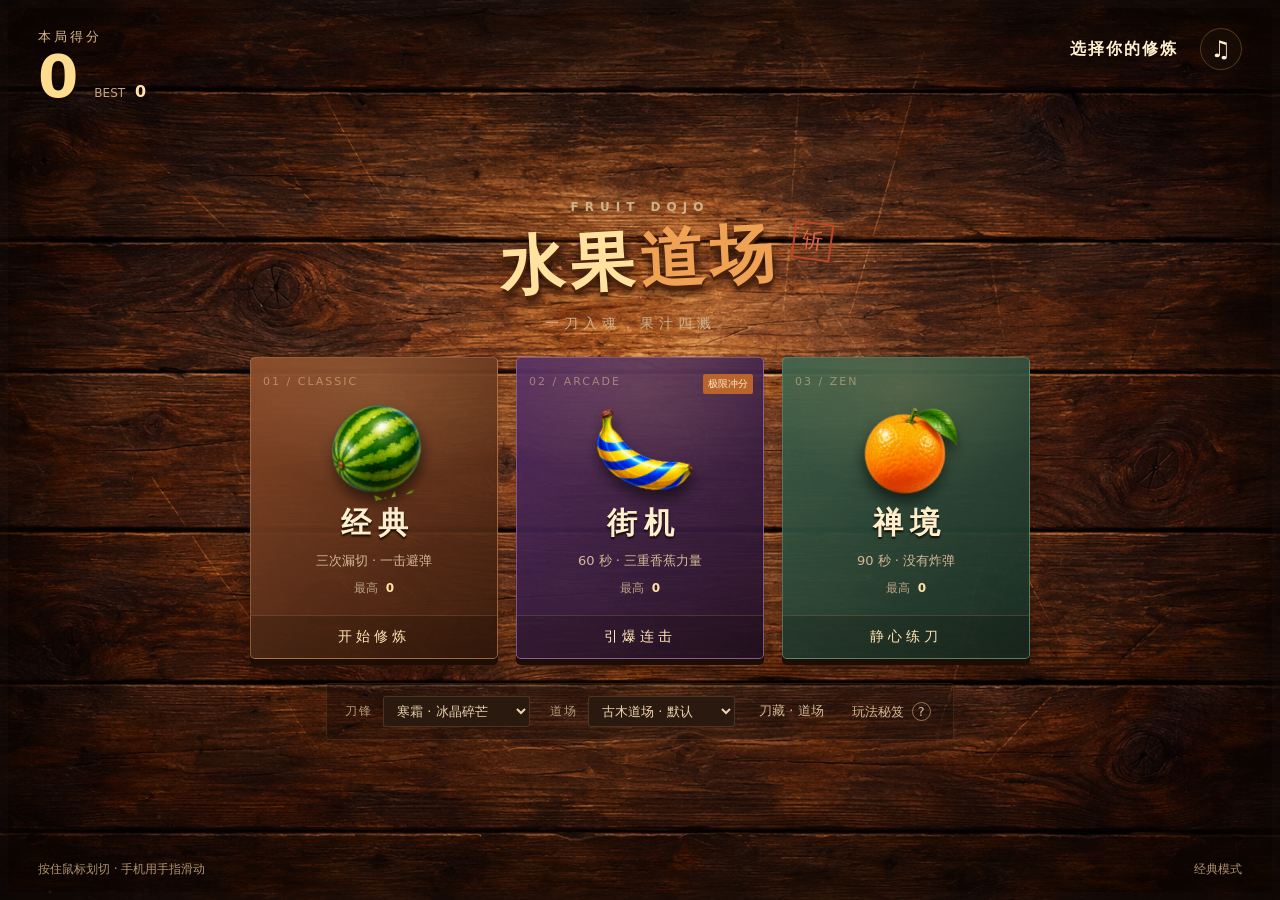
<file: index.html>
<!doctype html>
<html lang="zh-CN">
<head>
  <meta charset="UTF-8">
  <meta name="viewport" content="width=device-width, initial-scale=1, viewport-fit=cover">
  <meta name="theme-color" content="#28150e">
  <title>水果道场 · Classic / Arcade / Zen</title>
  <meta name="description" content="经典、街机、禅境三种划切玩法。叠加冰冻、双倍和狂热香蕉，触发 Blitz，在石榴连斩中挑战最高分。">
  <link rel="icon" type="image/svg+xml" href="data:image/svg+xml,%3Csvg xmlns='http://www.w3.org/2000/svg' viewBox='0 0 64 64'%3E%3Ccircle cx='32' cy='32' r='28' fill='%233d8236'/%3E%3Cpath d='M8 34h48a24 24 0 0 1-48 0' fill='%23ef4b45' stroke='%23c8ed9b' stroke-width='4'/%3E%3Cpath d='m23 42 2 4m11-4 2 4' stroke='%2325140d' stroke-width='3'/%3E%3C/svg%3E">
  <link rel="stylesheet" href="style.css?v=2">
  <script defer src="engine.js?v=2"></script>
  <script defer src="legendary.js?v=1"></script>
  <script defer src="game.js?v=2"></script>
</head>
<body>
<main id="dojo" data-background="wood">
  <canvas id="game" aria-label="水果划切游戏区域"></canvas>
  <div class="effect-wash" aria-hidden="true"></div>
  <header class="hud">
    <div class="scorebox"><span class="eyebrow">本局得分</span><strong id="score">0</strong><span class="best">BEST <b id="best">0</b></span></div>
    <div class="hud-right"><div id="status" class="status">选择你的修炼</div><button id="sound" class="icon-button" aria-label="关闭声音">♫</button><button id="pause" class="icon-button" aria-label="暂停游戏" hidden>Ⅱ</button></div>
  </header>
  <div id="effects" class="effects" hidden>
    <div id="effect-double" class="effect double" hidden><span>×2 双倍</span><b>8s</b></div>
    <div id="effect-freeze" class="effect freeze" hidden><span>❄ 冰冻</span><b>8s</b></div>
    <div id="effect-frenzy" class="effect frenzy" hidden><span>♨ 狂热</span><b>8s</b></div>
  </div>
  <div id="blitz" class="blitz" hidden><b>BLITZ</b><span>持续连击，保持火力</span></div>
  <div id="bossHint" class="boss-hint" hidden></div>
  <div id="centerMessage" aria-live="polite"></div>

  <section id="menu" class="menu" aria-label="选择游戏模式">
    <div class="brand"><span class="seal">斩</span><p class="kicker">FRUIT DOJO</p><h1>水果<span>道场</span></h1><p class="intro">一刀入魂，果汁四溅。</p></div>
    <div class="modes">
      <button id="classic" class="mode classic"><span class="mode-number">01 / CLASSIC</span><i class="mode-fruit melon" aria-hidden="true"></i><span class="mode-title">经典</span><span class="mode-copy">三次漏切 · 一击避弹</span><span class="mode-best">最高 <b id="best-classic">0</b></span><span class="mode-tag">开始修炼</span></button>
      <button id="arcade" class="mode arcade"><span class="mode-number">02 / ARCADE</span><span class="hot-tag">极限冲分</span><i class="mode-fruit banana" aria-hidden="true"></i><span class="mode-title">街机</span><span class="mode-copy">60 秒 · 三重香蕉力量</span><span class="mode-best">最高 <b id="best-arcade">0</b></span><span class="mode-tag">引爆连击</span></button>
      <button id="zen" class="mode zen"><span class="mode-number">03 / ZEN</span><i class="mode-fruit orange" aria-hidden="true"></i><span class="mode-title">禅境</span><span class="mode-copy">90 秒 · 没有炸弹</span><span class="mode-best">最高 <b id="best-zen">0</b></span><span class="mode-tag">静心练刀</span></button>
    </div>
    <div class="loadout"><label>刀锋<select id="blade"><option value="frost">寒霜 · 冰晶碎芒</option><option value="ember">赤焰 · 烈火流星</option><option value="violet">紫电 · 闪电裂隙</option><option value="rainbow">虹光 · 七彩流刃</option></select></label><label>道场<select id="background"><option value="wood">古木道场 · 默认</option><option value="night">月下竹境</option><option value="storm">雷霆天宫</option></select></label><button id="wardrobeButton" class="help-button">刀藏 · 道场</button><button id="updateGame" class="help-button" hidden>检查更新</button><button id="help" class="help-button">玩法秘笈 <span>?</span></button></div>
    <p id="loadStatus" role="status" class="load-status">正在准备水果…</p>
  </section>

  <section id="overlay" class="overlay" hidden aria-label="游戏结算与暂停">
    <div class="result"><p id="resultLabel" class="kicker">修炼结束</p><h2 id="resultTitle">再来一刀</h2><div id="resultScore" class="result-score">0</div><p id="resultDetail">个人最佳 0</p>
      <div id="resultStats" class="result-stats"><div><b id="cutStat">0</b><span>切中水果</span></div><div><b id="comboStat">0</b><span>最高连击</span></div><div><b id="criticalStat">0</b><span>暴击次数</span></div><div><b id="bossStat">0</b><span>石榴连斩</span></div></div>
      <div id="awards" class="awards"></div><div class="result-actions"><button id="again" class="primary">再来一局</button><button id="home" class="secondary">回到道场</button></div>
    </div>
  </section>
  <footer><span id="footerTip">按住鼠标划切 · 手机用手指滑动</span><span id="footerMode">经典模式</span></footer>
</main>

<dialog id="guide" class="guide">
  <div class="guide-head"><div><p class="kicker">THE ART OF SLICING</p><h2>玩法秘笈</h2></div><button id="closeGuide" class="icon-button" aria-label="关闭玩法秘笈">×</button></div>
  <p class="guide-intro">按住鼠标或用手指滑动，一次划切至少 3 个水果即可获得连击奖励。空格 / Esc 暂停。</p>
  <div class="guide-modes"><p><b>经典</b> 无时间限制。三次漏切或切中炸弹后结束。</p><p><b>街机</b> 60 秒冲分，炸弹扣 10 分并清除所有增益。最后出现石榴，快速往返划切！</p><p><b>禅境</b> 90 秒自由练刀，没有炸弹和随机暴击，专心练习连击。</p></div>
  <div class="power-guide"><div><i class="special-icon double" aria-hidden="true"></i><b>双倍得分</b><span>水果、暴击和连击奖励翻倍</span></div><div><i class="special-icon freeze" aria-hidden="true"></i><b>冰冻时间</b><span>水果和倒计时一起慢下来</span></div><div><i class="special-icon frenzy" aria-hidden="true"></i><b>水果狂热</b><span>密集水果雨，暂时没有炸弹</span></div></div>
  <div class="fruit-guide"><b>果实赏金 · 11 种水果</b><p>苹果 / 橙子 / 柠檬 2 分 · 西瓜 / 草莓 / 梨 3 分<br>猕猴桃 / 蜜桃 4 分 · 菠萝 / 葡萄 5 分 · 火龙果 6 分</p><p>一刀切中 3 个以上水果，额外获得这刀的基础分；同刀包含至少 3 种水果，再奖励每种 3 分，触发「缤纷连击」。双倍香蕉也会加倍这些奖励。</p></div>
  <p class="guide-foot">香蕉持续 8 秒，可叠加。街机连续做出连击，依次触发 BLITZ、SUPER BLITZ、MEGA BLITZ；6 秒没有连击则重置。暴击额外 +10 分。经典前 15 秒没有炸弹，随后逐渐加速。新计分独立记录最高分，旧版纪录仍保存在浏览器中。</p>
</dialog>
<dialog id="wardrobe" class="wardrobe"><div class="guide-head"><div><p class="kicker">THE COLLECTION</p><h2>刀藏与道场</h2></div><button id="closeWardrobe" class="icon-button" aria-label="关闭外观收藏">×</button></div><p>随心搭配 · 全部免费 · 外观不改变计分</p><section id="legendHero" class="legend-hero" hidden><canvas id="legendPreview" width="800" height="300" aria-label="传说刀皮实体预览"></canvas><div><b id="legendName"></b><p id="legendDescription"></p><span>传说典藏 · 已全部解锁</span></div></section><h3>十三柄刀锋 · 三款传说典藏</h3><div id="bladeCards" class="cosmetic-grid"></div><h3>六方天地</h3><div id="backgroundCards" class="cosmetic-grid dojo-grid"></div></dialog></body>
</html>
</file>
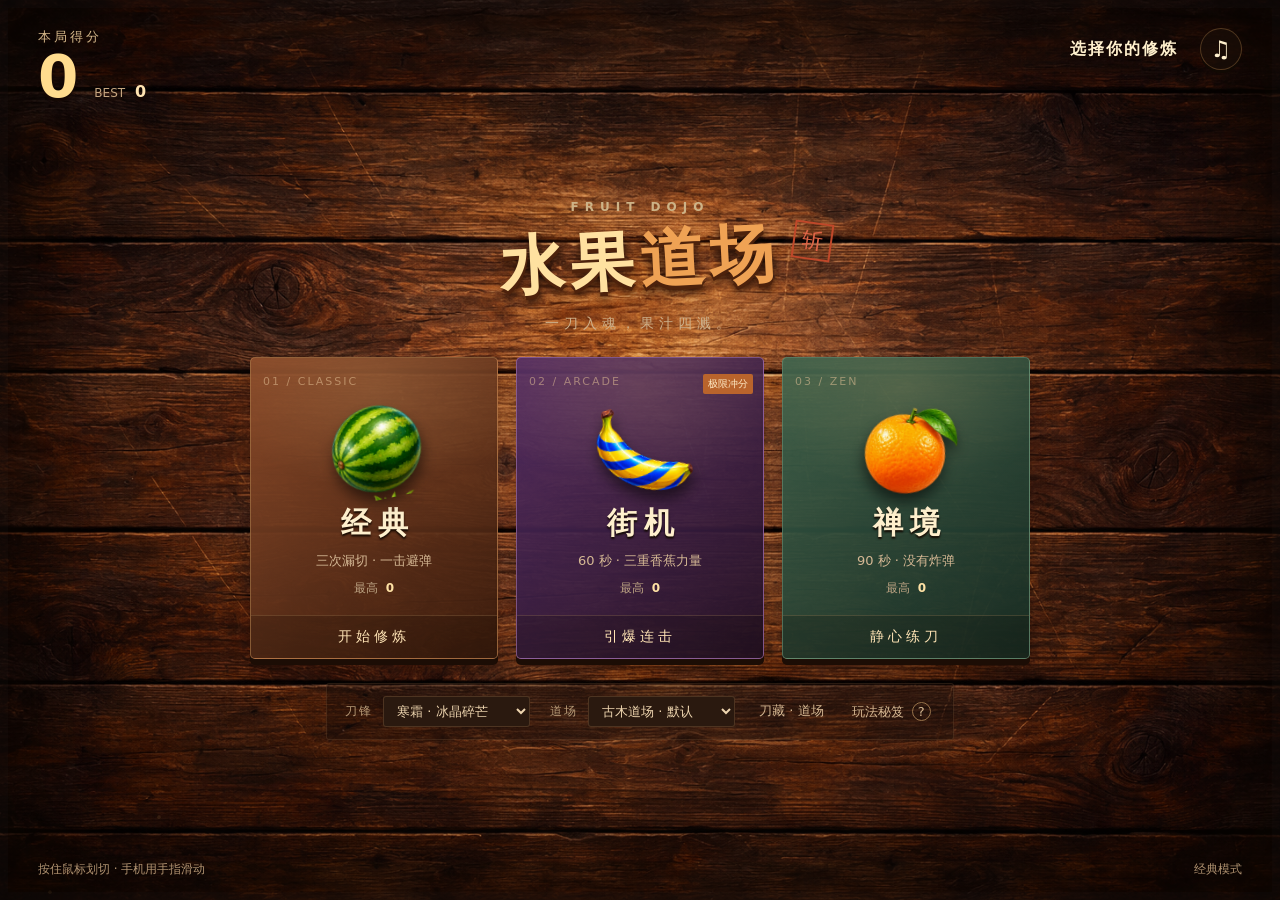
<file: updates/59ce506755a06b53/index.html>
<!doctype html>
<html lang="zh-CN">
<head>
  <meta charset="UTF-8">
  <meta name="viewport" content="width=device-width, initial-scale=1, viewport-fit=cover">
  <meta name="theme-color" content="#28150e">
  <title>水果道场 · Classic / Arcade / Zen</title>
  <meta name="description" content="经典、街机、禅境三种划切玩法。叠加冰冻、双倍和狂热香蕉，触发 Blitz，在石榴连斩中挑战最高分。">
  <link rel="icon" type="image/svg+xml" href="data:image/svg+xml,%3Csvg xmlns='http://www.w3.org/2000/svg' viewBox='0 0 64 64'%3E%3Ccircle cx='32' cy='32' r='28' fill='%233d8236'/%3E%3Cpath d='M8 34h48a24 24 0 0 1-48 0' fill='%23ef4b45' stroke='%23c8ed9b' stroke-width='4'/%3E%3Cpath d='m23 42 2 4m11-4 2 4' stroke='%2325140d' stroke-width='3'/%3E%3C/svg%3E">
  <link rel="stylesheet" href="style.css?v=2">
  <script defer src="engine.js?v=2"></script>
  <script defer src="legendary.js?v=1"></script>
  <script defer src="game.js?v=2"></script>
</head>
<body>
<main id="dojo" data-background="wood">
  <canvas id="game" aria-label="水果划切游戏区域"></canvas>
  <div class="effect-wash" aria-hidden="true"></div>
  <header class="hud">
    <div class="scorebox"><span class="eyebrow">本局得分</span><strong id="score">0</strong><span class="best">BEST <b id="best">0</b></span></div>
    <div class="hud-right"><div id="status" class="status">选择你的修炼</div><button id="sound" class="icon-button" aria-label="关闭声音">♫</button><button id="pause" class="icon-button" aria-label="暂停游戏" hidden>Ⅱ</button></div>
  </header>
  <div id="effects" class="effects" hidden>
    <div id="effect-double" class="effect double" hidden><span>×2 双倍</span><b>8s</b></div>
    <div id="effect-freeze" class="effect freeze" hidden><span>❄ 冰冻</span><b>8s</b></div>
    <div id="effect-frenzy" class="effect frenzy" hidden><span>♨ 狂热</span><b>8s</b></div>
  </div>
  <div id="blitz" class="blitz" hidden><b>BLITZ</b><span>持续连击，保持火力</span></div>
  <div id="bossHint" class="boss-hint" hidden></div>
  <div id="centerMessage" aria-live="polite"></div>

  <section id="menu" class="menu" aria-label="选择游戏模式">
    <div class="brand"><span class="seal">斩</span><p class="kicker">FRUIT DOJO</p><h1>水果<span>道场</span></h1><p class="intro">一刀入魂，果汁四溅。</p></div>
    <div class="modes">
      <button id="classic" class="mode classic"><span class="mode-number">01 / CLASSIC</span><i class="mode-fruit melon" aria-hidden="true"></i><span class="mode-title">经典</span><span class="mode-copy">三次漏切 · 一击避弹</span><span class="mode-best">最高 <b id="best-classic">0</b></span><span class="mode-tag">开始修炼</span></button>
      <button id="arcade" class="mode arcade"><span class="mode-number">02 / ARCADE</span><span class="hot-tag">极限冲分</span><i class="mode-fruit banana" aria-hidden="true"></i><span class="mode-title">街机</span><span class="mode-copy">60 秒 · 三重香蕉力量</span><span class="mode-best">最高 <b id="best-arcade">0</b></span><span class="mode-tag">引爆连击</span></button>
      <button id="zen" class="mode zen"><span class="mode-number">03 / ZEN</span><i class="mode-fruit orange" aria-hidden="true"></i><span class="mode-title">禅境</span><span class="mode-copy">90 秒 · 没有炸弹</span><span class="mode-best">最高 <b id="best-zen">0</b></span><span class="mode-tag">静心练刀</span></button>
    </div>
    <div class="loadout"><label>刀锋<select id="blade"><option value="frost">寒霜 · 冰晶碎芒</option><option value="ember">赤焰 · 烈火流星</option><option value="violet">紫电 · 闪电裂隙</option><option value="rainbow">虹光 · 七彩流刃</option></select></label><label>道场<select id="background"><option value="wood">古木道场 · 默认</option><option value="night">月下竹境</option><option value="storm">雷霆天宫</option></select></label><button id="wardrobeButton" class="help-button">刀藏 · 道场</button><button id="updateGame" class="help-button" hidden>检查更新</button><button id="help" class="help-button">玩法秘笈 <span>?</span></button></div>
    <p id="loadStatus" role="status" class="load-status">正在准备水果…</p>
  </section>

  <section id="overlay" class="overlay" hidden aria-label="游戏结算与暂停">
    <div class="result"><p id="resultLabel" class="kicker">修炼结束</p><h2 id="resultTitle">再来一刀</h2><div id="resultScore" class="result-score">0</div><p id="resultDetail">个人最佳 0</p>
      <div id="resultStats" class="result-stats"><div><b id="cutStat">0</b><span>切中水果</span></div><div><b id="comboStat">0</b><span>最高连击</span></div><div><b id="criticalStat">0</b><span>暴击次数</span></div><div><b id="bossStat">0</b><span>石榴连斩</span></div></div>
      <div id="awards" class="awards"></div><div class="result-actions"><button id="again" class="primary">再来一局</button><button id="home" class="secondary">回到道场</button></div>
    </div>
  </section>
  <footer><span id="footerTip">按住鼠标划切 · 手机用手指滑动</span><span id="footerMode">经典模式</span></footer>
</main>

<dialog id="guide" class="guide">
  <div class="guide-head"><div><p class="kicker">THE ART OF SLICING</p><h2>玩法秘笈</h2></div><button id="closeGuide" class="icon-button" aria-label="关闭玩法秘笈">×</button></div>
  <p class="guide-intro">按住鼠标或用手指滑动，一次划切至少 3 个水果即可获得连击奖励。空格 / Esc 暂停。</p>
  <div class="guide-modes"><p><b>经典</b> 无时间限制。三次漏切或切中炸弹后结束。</p><p><b>街机</b> 60 秒冲分，炸弹扣 10 分并清除所有增益。最后出现石榴，快速往返划切！</p><p><b>禅境</b> 90 秒自由练刀，没有炸弹和随机暴击，专心练习连击。</p></div>
  <div class="power-guide"><div><i class="special-icon double" aria-hidden="true"></i><b>双倍得分</b><span>水果、暴击和连击奖励翻倍</span></div><div><i class="special-icon freeze" aria-hidden="true"></i><b>冰冻时间</b><span>水果和倒计时一起慢下来</span></div><div><i class="special-icon frenzy" aria-hidden="true"></i><b>水果狂热</b><span>密集水果雨，暂时没有炸弹</span></div></div>
  <div class="fruit-guide"><b>果实赏金 · 11 种水果</b><p>苹果 / 橙子 / 柠檬 2 分 · 西瓜 / 草莓 / 梨 3 分<br>猕猴桃 / 蜜桃 4 分 · 菠萝 / 葡萄 5 分 · 火龙果 6 分</p><p>一刀切中 3 个以上水果，额外获得这刀的基础分；同刀包含至少 3 种水果，再奖励每种 3 分，触发「缤纷连击」。双倍香蕉也会加倍这些奖励。</p></div>
  <p class="guide-foot">香蕉持续 8 秒，可叠加。街机连续做出连击，依次触发 BLITZ、SUPER BLITZ、MEGA BLITZ；6 秒没有连击则重置。暴击额外 +10 分。经典前 15 秒没有炸弹，随后逐渐加速。新计分独立记录最高分，旧版纪录仍保存在浏览器中。</p>
</dialog>
<dialog id="wardrobe" class="wardrobe"><div class="guide-head"><div><p class="kicker">THE COLLECTION</p><h2>刀藏与道场</h2></div><button id="closeWardrobe" class="icon-button" aria-label="关闭外观收藏">×</button></div><p>随心搭配 · 全部免费 · 外观不改变计分</p><section id="legendHero" class="legend-hero" hidden><canvas id="legendPreview" width="800" height="300" aria-label="传说刀皮实体预览"></canvas><div><b id="legendName"></b><p id="legendDescription"></p><span>传说典藏 · 已全部解锁</span></div></section><h3>十三柄刀锋 · 三款传说典藏</h3><div id="bladeCards" class="cosmetic-grid"></div><h3>六方天地</h3><div id="backgroundCards" class="cosmetic-grid dojo-grid"></div></dialog></body>
</html>
</file>
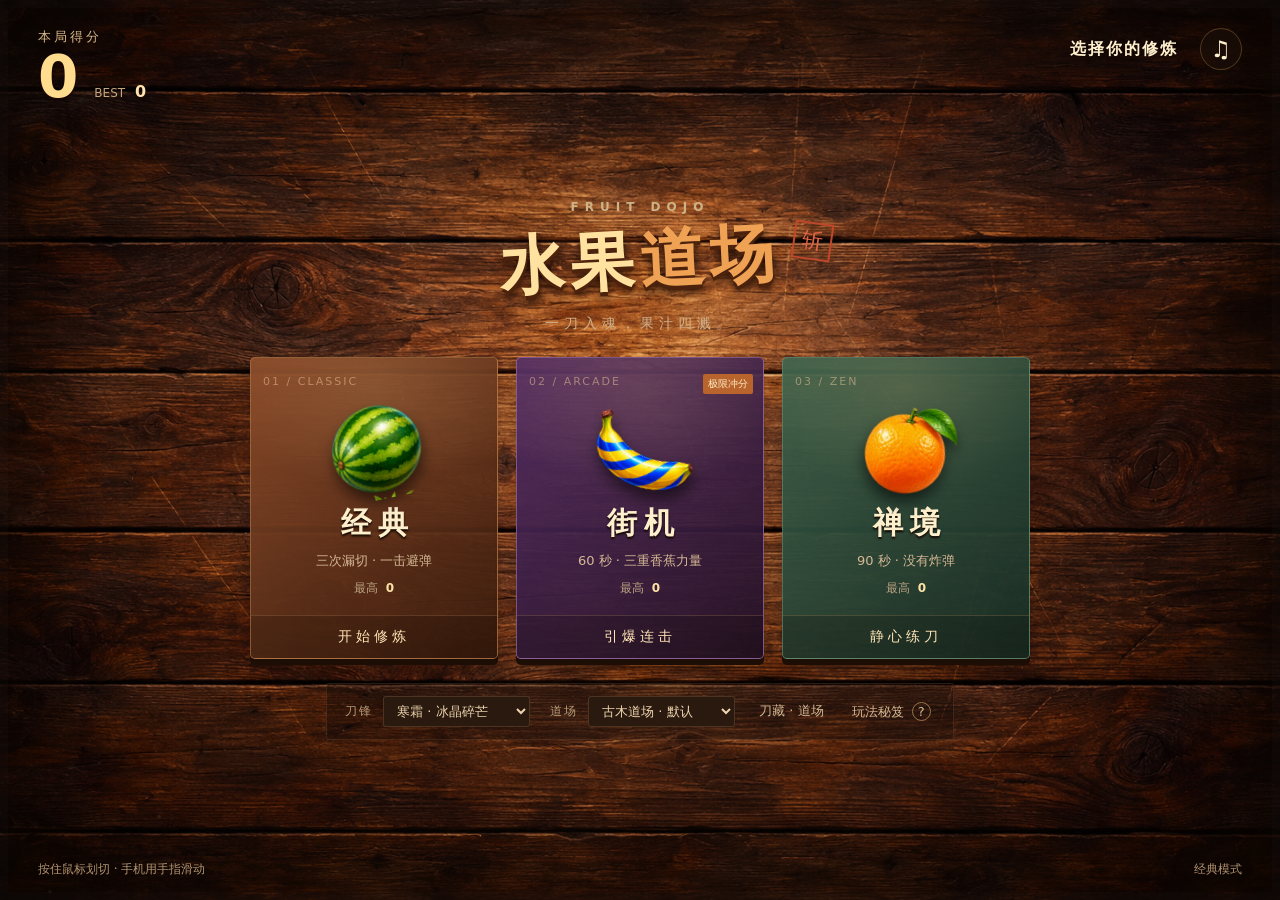
<file: updates/6b03adf54bd982f2/index.html>
<!doctype html>
<html lang="zh-CN">
<head>
  <meta charset="UTF-8">
  <meta name="viewport" content="width=device-width, initial-scale=1, viewport-fit=cover">
  <meta name="theme-color" content="#28150e">
  <title>水果道场 · Classic / Arcade / Zen</title>
  <meta name="description" content="经典、街机、禅境三种划切玩法。叠加冰冻、双倍和狂热香蕉，触发 Blitz，在石榴连斩中挑战最高分。">
  <link rel="icon" type="image/svg+xml" href="data:image/svg+xml,%3Csvg xmlns='http://www.w3.org/2000/svg' viewBox='0 0 64 64'%3E%3Ccircle cx='32' cy='32' r='28' fill='%233d8236'/%3E%3Cpath d='M8 34h48a24 24 0 0 1-48 0' fill='%23ef4b45' stroke='%23c8ed9b' stroke-width='4'/%3E%3Cpath d='m23 42 2 4m11-4 2 4' stroke='%2325140d' stroke-width='3'/%3E%3C/svg%3E">
  <link rel="stylesheet" href="style.css?v=2">
  <script defer src="engine.js?v=2"></script>
  <script defer src="game.js?v=2"></script>
</head>
<body>
<main id="dojo" data-background="wood">
  <canvas id="game" aria-label="水果划切游戏区域"></canvas>
  <div class="effect-wash" aria-hidden="true"></div>
  <header class="hud">
    <div class="scorebox"><span class="eyebrow">本局得分</span><strong id="score">0</strong><span class="best">BEST <b id="best">0</b></span></div>
    <div class="hud-right"><div id="status" class="status">选择你的修炼</div><button id="sound" class="icon-button" aria-label="关闭声音">♫</button><button id="pause" class="icon-button" aria-label="暂停游戏" hidden>Ⅱ</button></div>
  </header>
  <div id="effects" class="effects" hidden>
    <div id="effect-double" class="effect double" hidden><span>×2 双倍</span><b>8s</b></div>
    <div id="effect-freeze" class="effect freeze" hidden><span>❄ 冰冻</span><b>8s</b></div>
    <div id="effect-frenzy" class="effect frenzy" hidden><span>♨ 狂热</span><b>8s</b></div>
  </div>
  <div id="blitz" class="blitz" hidden><b>BLITZ</b><span>持续连击，保持火力</span></div>
  <div id="bossHint" class="boss-hint" hidden></div>
  <div id="centerMessage" aria-live="polite"></div>

  <section id="menu" class="menu" aria-label="选择游戏模式">
    <div class="brand"><span class="seal">斩</span><p class="kicker">FRUIT DOJO</p><h1>水果<span>道场</span></h1><p class="intro">一刀入魂，果汁四溅。</p></div>
    <div class="modes">
      <button id="classic" class="mode classic"><span class="mode-number">01 / CLASSIC</span><i class="mode-fruit melon" aria-hidden="true"></i><span class="mode-title">经典</span><span class="mode-copy">三次漏切 · 一击避弹</span><span class="mode-best">最高 <b id="best-classic">0</b></span><span class="mode-tag">开始修炼</span></button>
      <button id="arcade" class="mode arcade"><span class="mode-number">02 / ARCADE</span><span class="hot-tag">极限冲分</span><i class="mode-fruit banana" aria-hidden="true"></i><span class="mode-title">街机</span><span class="mode-copy">60 秒 · 三重香蕉力量</span><span class="mode-best">最高 <b id="best-arcade">0</b></span><span class="mode-tag">引爆连击</span></button>
      <button id="zen" class="mode zen"><span class="mode-number">03 / ZEN</span><i class="mode-fruit orange" aria-hidden="true"></i><span class="mode-title">禅境</span><span class="mode-copy">90 秒 · 没有炸弹</span><span class="mode-best">最高 <b id="best-zen">0</b></span><span class="mode-tag">静心练刀</span></button>
    </div>
    <div class="loadout"><label>刀锋<select id="blade"><option value="frost">寒霜 · 冰晶碎芒</option><option value="ember">赤焰 · 烈火流星</option><option value="violet">紫电 · 闪电裂隙</option><option value="rainbow">虹光 · 七彩流刃</option></select></label><label>道场<select id="background"><option value="wood">古木道场 · 默认</option><option value="night">月下竹境</option><option value="storm">雷霆天宫</option></select></label><button id="wardrobeButton" class="help-button">刀藏 · 道场</button><button id="updateGame" class="help-button" hidden>检查更新</button><button id="help" class="help-button">玩法秘笈 <span>?</span></button></div>
    <p id="loadStatus" role="status" class="load-status">正在准备水果…</p>
  </section>

  <section id="overlay" class="overlay" hidden aria-label="游戏结算与暂停">
    <div class="result"><p id="resultLabel" class="kicker">修炼结束</p><h2 id="resultTitle">再来一刀</h2><div id="resultScore" class="result-score">0</div><p id="resultDetail">个人最佳 0</p>
      <div id="resultStats" class="result-stats"><div><b id="cutStat">0</b><span>切中水果</span></div><div><b id="comboStat">0</b><span>最高连击</span></div><div><b id="criticalStat">0</b><span>暴击次数</span></div><div><b id="bossStat">0</b><span>石榴连斩</span></div></div>
      <div id="awards" class="awards"></div><div class="result-actions"><button id="again" class="primary">再来一局</button><button id="home" class="secondary">回到道场</button></div>
    </div>
  </section>
  <footer><span id="footerTip">按住鼠标划切 · 手机用手指滑动</span><span id="footerMode">经典模式</span></footer>
</main>

<dialog id="guide" class="guide">
  <div class="guide-head"><div><p class="kicker">THE ART OF SLICING</p><h2>玩法秘笈</h2></div><button id="closeGuide" class="icon-button" aria-label="关闭玩法秘笈">×</button></div>
  <p class="guide-intro">按住鼠标或用手指滑动，一次划切至少 3 个水果即可获得连击奖励。空格 / Esc 暂停。</p>
  <div class="guide-modes"><p><b>经典</b> 无时间限制。三次漏切或切中炸弹后结束。</p><p><b>街机</b> 60 秒冲分，炸弹扣 10 分并清除所有增益。最后出现石榴，快速往返划切！</p><p><b>禅境</b> 90 秒自由练刀，没有炸弹和随机暴击，专心练习连击。</p></div>
  <div class="power-guide"><div><i class="special-icon double" aria-hidden="true"></i><b>双倍得分</b><span>水果、暴击和连击奖励翻倍</span></div><div><i class="special-icon freeze" aria-hidden="true"></i><b>冰冻时间</b><span>水果和倒计时一起慢下来</span></div><div><i class="special-icon frenzy" aria-hidden="true"></i><b>水果狂热</b><span>密集水果雨，暂时没有炸弹</span></div></div>
  <div class="fruit-guide"><b>果实赏金 · 11 种水果</b><p>苹果 / 橙子 / 柠檬 2 分 · 西瓜 / 草莓 / 梨 3 分<br>猕猴桃 / 蜜桃 4 分 · 菠萝 / 葡萄 5 分 · 火龙果 6 分</p><p>一刀切中 3 个以上水果，额外获得这刀的基础分；同刀包含至少 3 种水果，再奖励每种 3 分，触发「缤纷连击」。双倍香蕉也会加倍这些奖励。</p></div>
  <p class="guide-foot">香蕉持续 8 秒，可叠加。街机连续做出连击，依次触发 BLITZ、SUPER BLITZ、MEGA BLITZ；6 秒没有连击则重置。暴击额外 +10 分。经典前 15 秒没有炸弹，随后逐渐加速。新计分独立记录最高分，旧版纪录仍保存在浏览器中。</p>
</dialog>
<dialog id="wardrobe" class="wardrobe"><div class="guide-head"><div><p class="kicker">THE COLLECTION</p><h2>刀藏与道场</h2></div><button id="closeWardrobe" class="icon-button" aria-label="关闭外观收藏">×</button></div><p>随心搭配 · 全部免费 · 外观不改变计分</p><h3>十柄刀锋</h3><div id="bladeCards" class="cosmetic-grid"></div><h3>六方天地</h3><div id="backgroundCards" class="cosmetic-grid dojo-grid"></div></dialog></body>
</html>
</file>
<file: style.css>
:root { color-scheme:dark; font-family:system-ui,-apple-system,"Microsoft YaHei",sans-serif; color:#fff0cd; background:#170c08; }
* { box-sizing:border-box; }
body { margin:0; overflow:hidden; }
button,select { font:inherit; color:inherit; cursor:pointer; touch-action:manipulation; }
button:focus-visible,select:focus-visible { outline:3px solid #ffe1a0; outline-offset:4px; }
[hidden] { display:none!important; }
#dojo { position:relative; width:100%; height:100dvh; min-height:440px; overflow:hidden; background:#3f2415 url('wood.png') center/cover; }
#dojo::after { content:""; position:absolute; inset:0; pointer-events:none; box-shadow:inset 0 0 120px 15px #100700bb; border:8px solid #140b0877; z-index:1; }
#dojo[data-background="night"] { background:#0b1b29 url('night.png') center/cover; }
#dojo[data-background="storm"] { background:#180b30 url('storm.png') center/cover; }
#dojo[data-background="night"]::after { box-shadow:inset 0 0 90px #06121b99; border-color:#83e6e522; }
#dojo[data-background="storm"]::after { box-shadow:inset 0 0 90px #180b3099; border-color:#d69cff33; }
.fruit-guide { margin-top:20px; padding:14px 16px; background:#10090355; border-left:2px solid #dbad62; font-size:13px; line-height:1.8; }
.fruit-guide b { color:#ffde95; }.fruit-guide p { margin:6px 0; }
canvas { position:absolute; inset:0; width:100%; height:100%; touch-action:none; user-select:none; z-index:2; }
.effect-wash { position:absolute; inset:0; z-index:1; pointer-events:none; transition:background .5s,box-shadow .5s; }
[data-freeze="true"] .effect-wash { background:#219cda16; box-shadow:inset 0 0 100px 35px #72dfff77; }
[data-frenzy="true"] .effect-wash { box-shadow:inset 0 0 130px 25px #ff691355; }
[data-freeze="true"][data-frenzy="true"] .effect-wash { box-shadow:inset 0 0 110px 35px #7fa7ff77; }
.hud { position:absolute; top:28px; left:38px; right:38px; display:flex; justify-content:space-between; align-items:flex-start; z-index:4; pointer-events:none; text-shadow:0 3px 2px #170904; }
.scorebox { display:grid; grid-template-columns:auto auto; gap:0 16px; }
.eyebrow { grid-column:1/-1; font-size:13px; letter-spacing:3px; color:#d5b88a; }
.scorebox strong { font-size:58px; font-weight:900; line-height:1.1; font-variant-numeric:tabular-nums; color:#ffdc8e; }
.best { align-self:end; padding-bottom:9px; font-size:12px; color:#c6a680; }
.best b { margin-left:6px; color:#ffe4b2; font-size:16px; }
.hud-right { display:flex; gap:12px; align-items:center; }
.status { font-size:16px; font-weight:700; letter-spacing:2px; margin-right:10px; }
.status.danger { color:#ff8665; }
.icon-button { pointer-events:auto; width:42px; height:42px; border:1px solid #a77b4666; border-radius:50%; background:#1b100999; font-size:23px; box-shadow:0 3px 0 #110903; }
.icon-button:hover { background:#6d4125; }
.menu { position:absolute; z-index:3; inset:0; display:flex; flex-direction:column; align-items:center; justify-content:center; padding:90px 20px 50px; gap:24px; overflow:auto; }
.brand { position:relative; text-align:center; }
.kicker { font-size:12px; font-weight:700; letter-spacing:6px; color:#cdb387; margin:0 0 10px; }
.seal { position:absolute; top:22px; right:-52px; transform:rotate(8deg); border:2px solid #c0482a; color:#df6547; font-family:serif; font-size:21px; padding:3px 7px; }
h1 { font-family:"Noto Serif SC",serif; font-size:clamp(44px,5vw,68px); font-weight:900; margin:0; letter-spacing:6px; line-height:1.15; color:#ffe1a0; text-shadow:0 4px 0 #4d220c,0 7px 10px #160803; transform:rotate(-3deg); }
h1 span { color:#efa254; }
.intro { font-size:14px; letter-spacing:5px; color:#cdb18c; margin:17px 0 0; }
.modes { display:grid; grid-template-columns:repeat(3,1fr); gap:18px; width:min(780px,100%); }
.mode { position:relative; display:flex; flex-direction:column; align-items:center; overflow:hidden; min-height:282px; border:1px solid #dda26377; border-radius:5px; padding:17px 12px 0; background:linear-gradient(140deg,#8b4b2af0,#371a0ce8); box-shadow:0 6px 0 #1c0d05,0 12px 20px #11070455; transition:transform .2s,filter .2s,border-color .2s; }
.mode::before { content:""; position:absolute; top:-80px; left:-20%; right:-20%; height:220px; background:radial-gradient(ellipse,#ffd18a24,transparent 65%); pointer-events:none; }
.mode:hover:not(:disabled) { transform:translateY(-6px); filter:brightness(1.15); border-color:#ffcc85; }
.mode:active:not(:disabled) { transform:translateY(1px); }
.mode:disabled { cursor:wait; opacity:.75; }
.arcade { background:linear-gradient(140deg,#522c64ee,#231126ee); border-color:#c18bd288; }
.zen { background:linear-gradient(140deg,#3c624cee,#172d24ee); border-color:#8ab69477; }
.mode-number { align-self:flex-start; font-size:11px; letter-spacing:2px; color:#e5c39a88; }
.hot-tag { position:absolute; right:10px; top:16px; font-size:10px; padding:3px 5px; background:#b9642c; color:#ffeac5; border-radius:2px; }
.mode-fruit { width:105px; height:100px; margin:12px 0 3px; background-image:url('fruits.png'); background-size:315px 210px; background-repeat:no-repeat; display:block; filter:drop-shadow(0 9px 7px #0008); transform:rotate(-12deg); transition:transform .3s; }
.mode:hover .mode-fruit { transform:rotate(5deg) scale(1.08); }
.mode-fruit.melon { background-position:0 0; }
.mode-fruit.orange { background-position:-105px 0; transform:rotate(10deg); }
.mode-fruit.banana { background-image:url('specials.png'); background-size:210px 210px; background-position:0 0; transform:rotate(-9deg); }
.mode-title { font-family:"Noto Serif SC",serif; font-weight:900; font-size:30px; letter-spacing:7px; margin-left:7px; text-shadow:0 2px 2px #140900; }
.mode-copy { font-size:13px; color:#d5b894; margin:8px 0 10px; }
.mode-best { font-size:12px; color:#bca383; margin-bottom:18px; }
.mode-best b { color:#ffe2a5; margin-left:4px; }
.mode-tag { font-size:14px; letter-spacing:4px; border-top:1px solid #e3b47930; width:calc(100% + 24px); padding:12px 0; margin-top:auto; background:#0d060530; color:#ffe4b5; }
.loadout { display:flex; align-items:center; gap:20px; padding:12px 18px; background:#160c0866; border:1px solid #ad805630; border-radius:3px; }
.loadout label { display:flex; align-items:center; gap:10px; font-size:12px; letter-spacing:2px; color:#b99c78; }
select { background:#2a190f; border:1px solid #ab805344; border-radius:3px; padding:6px 25px 6px 9px; font-size:13px; color:#eed5af; }
.help-button { background:none; border:0; padding:0 4px; font-size:13px; color:#d6b892; }
.help-button span { display:inline-grid; place-items:center; margin-left:4px; width:19px; height:19px; border:1px solid #99744b; border-radius:50%; }
.load-status { position:absolute; bottom:52px; font-size:13px; color:#f7cf8a; }
footer { position:absolute; z-index:3; left:38px; right:38px; bottom:22px; display:flex; justify-content:space-between; color:#b09270; font-size:12px; pointer-events:none; }
.effects { position:absolute; top:115px; left:38px; display:flex; flex-direction:column; gap:8px; z-index:3; pointer-events:none; }
.effect { --remaining:100%; position:relative; overflow:hidden; display:flex; gap:18px; justify-content:space-between; min-width:132px; padding:9px 12px 12px; font-size:14px; font-weight:700; background:#0f131ac7; border:1px solid currentColor; border-radius:3px; }
.effect::after,.blitz::after { content:""; position:absolute; bottom:0; left:0; width:var(--remaining); height:3px; background:currentColor; }
.effect.double { color:#94baff; }.effect.freeze { color:#9ae5ff; }.effect.frenzy { color:#ffad74; }
.effect b { font-variant-numeric:tabular-nums; font-size:12px; }
.blitz { --remaining:100%; position:absolute; right:38px; top:100px; z-index:3; display:flex; flex-direction:column; text-align:right; color:#ffad70; padding-bottom:8px; }
.blitz b { font-style:italic; font-size:25px; text-shadow:0 3px #441406; }.blitz span { font-size:11px; margin-top:3px; }
.boss-hint { position:absolute; bottom:75px; left:0; right:0; text-align:center; color:#ffbbcb; font-weight:700; letter-spacing:2px; z-index:4; font-size:16px; pointer-events:none; }
#centerMessage { position:absolute; z-index:5; top:32%; left:0; right:0; text-align:center; font-weight:900; font-size:clamp(27px,4.5vw,58px); text-shadow:0 4px 0 #311306; color:#ffdd80; pointer-events:none; white-space:pre-line; }
.pop { animation:pop .3s ease-out; }
@keyframes pop { from { transform:scale(1.3); opacity:0; } to { transform:scale(1); opacity:1; } }
.overlay { position:absolute; inset:0; z-index:6; background:#170a07ca; backdrop-filter:blur(5px); display:grid; place-items:center; overflow:auto; padding:25px 15px; }
.result { text-align:center; width:min(490px,94vw); padding:30px 22px; border-top:2px solid #bd8949; border-bottom:2px solid #bd8949; background:radial-gradient(ellipse,#63391b80,transparent); }
.result h2 { font-family:"Noto Serif SC",serif; font-size:32px; margin:12px 0 0; color:#ffe4ae; }
.result-score { font-size:88px; color:#ffd46b; font-weight:900; line-height:1.2; }
#resultDetail { margin:0 0 18px; color:#ceb086; font-size:14px; }
.result-stats { display:grid; grid-template-columns:repeat(4,1fr); border-block:1px solid #a8784333; padding:14px 0; gap:5px; }
.result-stats div { display:flex; flex-direction:column; gap:3px; }.result-stats b { font-size:23px; }.result-stats span { font-size:11px; color:#bca080; }
.awards { display:flex; justify-content:center; gap:24px; margin:14px 0; }.award { display:flex; flex-direction:column; font-size:12px; gap:3px; color:#cbb18a; }.award b { font-size:17px; color:#f5c36c; }
.result-actions { display:flex; justify-content:center; gap:12px; margin-top:22px; }
.primary,.secondary { border-radius:3px; border:1px solid #c58947; padding:12px 23px; font-weight:700; box-shadow:0 4px 0 #160a05; }
.primary { background:#a65724; }.secondary { background:#302014; }.primary:hover,.secondary:hover { filter:brightness(1.25); }
.guide { width:min(660px,94vw); max-height:90dvh; border:1px solid #c08a4f; border-radius:5px; padding:28px; background:#25170f; color:#ead5b3; box-shadow:0 20px 70px #000a; }
.guide::backdrop { background:#100703bb; backdrop-filter:blur(5px); }.guide-head { display:flex; justify-content:space-between; align-items:center; }
.guide h2 { font-family:"Noto Serif SC",serif; color:#ffe1a0; font-size:28px; margin:0; }
.guide-intro,.guide-modes p { font-size:14px; line-height:1.8; }.guide-intro { color:#bfa889; }.guide-modes b { color:#f6ca88; margin-right:12px; }
.power-guide { display:grid; grid-template-columns:repeat(3,1fr); gap:12px; border-block:1px solid #b98b4f33; padding:15px 0; }
.power-guide div { display:flex; align-items:center; flex-direction:column; gap:6px; text-align:center; }.power-guide b { font-size:14px; }.power-guide span { font-size:12px; line-height:1.5; color:#bda484; }
.special-icon { display:block; width:72px; height:72px; background-image:url('specials.png'); background-size:144px 144px; background-repeat:no-repeat; }
.special-icon.freeze { background-position:-72px 0; }.special-icon.frenzy { background-position:0 -72px; }
.guide-foot { color:#bda484; font-size:12px; line-height:1.8; margin-bottom:0; }
@media(max-height:720px) and (min-width:601px) { .menu { gap:18px; padding-top:74px; } h1 { font-size:54px; }.intro { margin-top:12px; }.mode { min-height:250px; }.mode-fruit { width:90px; height:85px; background-size:270px 180px; margin:7px 0 0; }.mode-fruit.orange { background-position:-90px 0; }.mode-fruit.banana { background-size:180px 180px; }.mode-title { font-size:27px; }.mode-copy { margin:7px 0; }.mode-best { margin-bottom:12px; }.loadout { padding:9px 15px; } }
@media(max-width:600px) { #dojo { min-height:440px; }.hud { top:18px; left:20px; right:20px; }.scorebox strong { font-size:40px; }.eyebrow { font-size:11px; }.hud-right { gap:8px; }.status { font-size:12px; letter-spacing:1px; margin-right:2px; }.icon-button { width:36px; height:36px; font-size:20px; }.menu { justify-content:center; gap:20px; padding:100px 14px 60px; } h1 { font-size:47px; letter-spacing:4px; }.intro { letter-spacing:3px; font-size:12px; }.seal { right:-35px; top:25px; font-size:17px; }.kicker { font-size:10px; letter-spacing:4px; }.modes { gap:9px; }.mode { min-height:238px; padding:12px 6px 0; }.mode-number { font-size:8px; letter-spacing:.5px; }.hot-tag { display:none; }.mode-fruit { width:76px; height:75px; background-size:228px 152px; margin:16px 0 5px; }.mode-fruit.orange { background-position:-76px 0; }.mode-fruit.banana { background-size:152px 152px; }.mode-title { font-size:25px; letter-spacing:4px; }.mode-copy { font-size:10px; margin:8px 0; white-space:nowrap; }.mode-best { font-size:10px; margin-bottom:14px; }.mode-tag { font-size:12px; letter-spacing:1px; width:calc(100% + 12px); padding:12px 0; }.loadout { flex-wrap:wrap; justify-content:center; gap:10px 14px; max-width:100%; padding:10px; }.loadout label { gap:6px; font-size:11px; letter-spacing:0; } select { font-size:12px; padding:6px; }.help-button { font-size:12px; } footer { left:20px; right:20px; bottom:18px; font-size:11px; } footer span:last-child { display:none; }.effects { top:98px; left:20px; }.effect { min-width:114px; font-size:12px; padding:7px 10px 10px; }.blitz { right:20px; top:94px; }.blitz b { font-size:19px; }.blitz span { font-size:10px; }.guide { padding:20px; }.power-guide { gap:8px; }.guide-intro,.guide-modes p { font-size:13px; }.result { padding:24px 15px; }.result-score { font-size:74px; }.result h2 { font-size:28px; }.boss-hint { font-size:13px; letter-spacing:0; } }
@media(max-height:540px) { .menu { padding:72px 14px 35px; gap:10px; justify-content:flex-start; }.brand .kicker,.intro,.seal { display:none; } h1 { font-size:35px; }.modes { max-width:650px; gap:12px; }.mode { min-height:145px; }.mode-fruit { position:absolute; left:12px; top:25px; width:64px; height:60px; background-size:192px 128px; margin:0; }.mode-fruit.orange { background-position:-64px 0; }.mode-fruit.banana { background-size:128px 128px; }.mode-title { font-size:22px; margin:18px 0 0 65px; }.mode-copy { font-size:10px; margin-left:65px; }.mode-best { font-size:10px; margin-bottom:8px; margin-left:65px; }.mode-tag { font-size:11px; padding:8px; }.hot-tag { display:none; }.loadout { padding:6px 12px; }.hud { top:14px; left:20px; right:20px; }.scorebox strong { font-size:33px; } footer { bottom:9px; }.result { padding:16px; }.result-score { font-size:55px; }.result h2 { font-size:23px; }.result-actions { margin-top:13px; }.result-stats { padding:9px 0; }.effects { top:90px; }.blitz { top:90px; } }
@media(prefers-reduced-motion:reduce) { *,*::before,*::after { animation:none!important; transition:none!important; } }

@media(pointer:coarse) { .overlay,.guide::backdrop { backdrop-filter:none; } }

#dojo[data-background="sakura"] {background:#201020 url('sakura.png') center/cover;}
#dojo[data-background="ocean"] {background:#071d30 url('ocean.png') center/cover;}
#dojo[data-background="lava"] {background:#241009 url('lava.png') center/cover;}
.wardrobe {width:min(850px,95vw);max-height:90dvh;overflow:auto;padding:26px;border:1px solid #b39362;border-radius:16px;background:linear-gradient(150deg,#28202e,#111820);color:#f8e9cb;}
.wardrobe::backdrop {background:#050810cc;}
.wardrobe h2 {margin:0;font-family:serif;font-size:28px;}.wardrobe>p {font-size:12px;color:#b8ad9e;}
.wardrobe h3 {font-size:14px;letter-spacing:3px;margin:25px 0 12px;}
.cosmetic-grid {display:grid;grid-template-columns:repeat(5,1fr);gap:10px;}
.cosmetic-card {height:100px;position:relative;overflow:hidden;border:1px solid #ffffff22;border-radius:10px;background:#ffffff06;color:#eadbc2;transition:transform .15s,border-color .15s;}
.cosmetic-card[aria-pressed="true"] {border:2px solid #ffe1a0;box-shadow:0 0 15px #f9cd6625;}
.cosmetic-card[aria-pressed="true"]::after {content:'✓';position:absolute;right:6px;top:4px;color:#ffe1a0;}
.cosmetic-card span {position:absolute;bottom:10px;left:0;right:0;font-size:12px;letter-spacing:2px;}
.blade-card i {position:absolute;top:33px;left:20%;width:60%;height:4px;border-radius:100%;transform:rotate(-26deg);background:#fff;box-shadow:0 0 8px 3px var(--blade-color),0 0 20px var(--blade-color);}
.blade-card[data-blade="rainbow"] i,.blade-card[data-blade="galaxy"] i {background:linear-gradient(90deg,#ff83ce,#9afaff,#ffe195);}
.blade-card[data-blade="ink"] i {height:8px;box-shadow:none;background:linear-gradient(90deg,transparent,#bbc9d7,#fff);}
.blade-card[data-blade="sakura"] i {border:2px dotted #ffb0d4;height:12px;}
.dojo-grid {grid-template-columns:repeat(3,1fr);}
.dojo-card {height:120px;background-size:cover;background-position:center;}
@media(max-width:600px) {.cosmetic-grid{grid-template-columns:repeat(2,1fr);}.dojo-grid{grid-template-columns:repeat(2,1fr);}.wardrobe{padding:18px;}.loadout{gap:8px;}}

.legend-hero{display:grid;grid-template-columns:1.5fr 1fr;align-items:center;gap:16px;margin-top:20px;padding:12px 20px;background:radial-gradient(ellipse at 30% 50%,#6647af44,transparent 70%),#090b16;border:1px solid #ba8dfc66;border-radius:12px;}
.legend-hero canvas{width:100%;height:auto;display:block;}
.legend-hero b{font-family:serif;font-size:23px;color:#f4d7ff;}.legend-hero p{font-size:12px;line-height:1.8;color:#c6bdd6;}.legend-hero span{font-size:10px;letter-spacing:2px;color:#dfb47c;}
.blade-card.legendary-card{height:130px;background:radial-gradient(ellipse,#9960ff25,transparent),#0a0d15;border-color:#c2a46a77;}
.blade-card.legendary-card i{left:5%;top:5px;width:90%;height:95px;transform:none;box-shadow:none;background-color:transparent;background-size:contain;background-repeat:no-repeat;background-position:center;border:0;}
.blade-card.legendary-card span{color:#f9d9a1;}
@media(max-width:600px){.legend-hero{grid-template-columns:1fr;gap:0;text-align:center;padding:12px;}.legend-hero canvas{max-height:150px;object-fit:contain;}.legend-hero p{margin:7px 0;}}
</file>
<file: updates/59ce506755a06b53/style.css>
:root { color-scheme:dark; font-family:system-ui,-apple-system,"Microsoft YaHei",sans-serif; color:#fff0cd; background:#170c08; }
* { box-sizing:border-box; }
body { margin:0; overflow:hidden; }
button,select { font:inherit; color:inherit; cursor:pointer; touch-action:manipulation; }
button:focus-visible,select:focus-visible { outline:3px solid #ffe1a0; outline-offset:4px; }
[hidden] { display:none!important; }
#dojo { position:relative; width:100%; height:100dvh; min-height:440px; overflow:hidden; background:#3f2415 url('wood.png') center/cover; }
#dojo::after { content:""; position:absolute; inset:0; pointer-events:none; box-shadow:inset 0 0 120px 15px #100700bb; border:8px solid #140b0877; z-index:1; }
#dojo[data-background="night"] { background:#0b1b29 url('night.png') center/cover; }
#dojo[data-background="storm"] { background:#180b30 url('storm.png') center/cover; }
#dojo[data-background="night"]::after { box-shadow:inset 0 0 90px #06121b99; border-color:#83e6e522; }
#dojo[data-background="storm"]::after { box-shadow:inset 0 0 90px #180b3099; border-color:#d69cff33; }
.fruit-guide { margin-top:20px; padding:14px 16px; background:#10090355; border-left:2px solid #dbad62; font-size:13px; line-height:1.8; }
.fruit-guide b { color:#ffde95; }.fruit-guide p { margin:6px 0; }
canvas { position:absolute; inset:0; width:100%; height:100%; touch-action:none; user-select:none; z-index:2; }
.effect-wash { position:absolute; inset:0; z-index:1; pointer-events:none; transition:background .5s,box-shadow .5s; }
[data-freeze="true"] .effect-wash { background:#219cda16; box-shadow:inset 0 0 100px 35px #72dfff77; }
[data-frenzy="true"] .effect-wash { box-shadow:inset 0 0 130px 25px #ff691355; }
[data-freeze="true"][data-frenzy="true"] .effect-wash { box-shadow:inset 0 0 110px 35px #7fa7ff77; }
.hud { position:absolute; top:28px; left:38px; right:38px; display:flex; justify-content:space-between; align-items:flex-start; z-index:4; pointer-events:none; text-shadow:0 3px 2px #170904; }
.scorebox { display:grid; grid-template-columns:auto auto; gap:0 16px; }
.eyebrow { grid-column:1/-1; font-size:13px; letter-spacing:3px; color:#d5b88a; }
.scorebox strong { font-size:58px; font-weight:900; line-height:1.1; font-variant-numeric:tabular-nums; color:#ffdc8e; }
.best { align-self:end; padding-bottom:9px; font-size:12px; color:#c6a680; }
.best b { margin-left:6px; color:#ffe4b2; font-size:16px; }
.hud-right { display:flex; gap:12px; align-items:center; }
.status { font-size:16px; font-weight:700; letter-spacing:2px; margin-right:10px; }
.status.danger { color:#ff8665; }
.icon-button { pointer-events:auto; width:42px; height:42px; border:1px solid #a77b4666; border-radius:50%; background:#1b100999; font-size:23px; box-shadow:0 3px 0 #110903; }
.icon-button:hover { background:#6d4125; }
.menu { position:absolute; z-index:3; inset:0; display:flex; flex-direction:column; align-items:center; justify-content:center; padding:90px 20px 50px; gap:24px; overflow:auto; }
.brand { position:relative; text-align:center; }
.kicker { font-size:12px; font-weight:700; letter-spacing:6px; color:#cdb387; margin:0 0 10px; }
.seal { position:absolute; top:22px; right:-52px; transform:rotate(8deg); border:2px solid #c0482a; color:#df6547; font-family:serif; font-size:21px; padding:3px 7px; }
h1 { font-family:"Noto Serif SC",serif; font-size:clamp(44px,5vw,68px); font-weight:900; margin:0; letter-spacing:6px; line-height:1.15; color:#ffe1a0; text-shadow:0 4px 0 #4d220c,0 7px 10px #160803; transform:rotate(-3deg); }
h1 span { color:#efa254; }
.intro { font-size:14px; letter-spacing:5px; color:#cdb18c; margin:17px 0 0; }
.modes { display:grid; grid-template-columns:repeat(3,1fr); gap:18px; width:min(780px,100%); }
.mode { position:relative; display:flex; flex-direction:column; align-items:center; overflow:hidden; min-height:282px; border:1px solid #dda26377; border-radius:5px; padding:17px 12px 0; background:linear-gradient(140deg,#8b4b2af0,#371a0ce8); box-shadow:0 6px 0 #1c0d05,0 12px 20px #11070455; transition:transform .2s,filter .2s,border-color .2s; }
.mode::before { content:""; position:absolute; top:-80px; left:-20%; right:-20%; height:220px; background:radial-gradient(ellipse,#ffd18a24,transparent 65%); pointer-events:none; }
.mode:hover:not(:disabled) { transform:translateY(-6px); filter:brightness(1.15); border-color:#ffcc85; }
.mode:active:not(:disabled) { transform:translateY(1px); }
.mode:disabled { cursor:wait; opacity:.75; }
.arcade { background:linear-gradient(140deg,#522c64ee,#231126ee); border-color:#c18bd288; }
.zen { background:linear-gradient(140deg,#3c624cee,#172d24ee); border-color:#8ab69477; }
.mode-number { align-self:flex-start; font-size:11px; letter-spacing:2px; color:#e5c39a88; }
.hot-tag { position:absolute; right:10px; top:16px; font-size:10px; padding:3px 5px; background:#b9642c; color:#ffeac5; border-radius:2px; }
.mode-fruit { width:105px; height:100px; margin:12px 0 3px; background-image:url('fruits.png'); background-size:315px 210px; background-repeat:no-repeat; display:block; filter:drop-shadow(0 9px 7px #0008); transform:rotate(-12deg); transition:transform .3s; }
.mode:hover .mode-fruit { transform:rotate(5deg) scale(1.08); }
.mode-fruit.melon { background-position:0 0; }
.mode-fruit.orange { background-position:-105px 0; transform:rotate(10deg); }
.mode-fruit.banana { background-image:url('specials.png'); background-size:210px 210px; background-position:0 0; transform:rotate(-9deg); }
.mode-title { font-family:"Noto Serif SC",serif; font-weight:900; font-size:30px; letter-spacing:7px; margin-left:7px; text-shadow:0 2px 2px #140900; }
.mode-copy { font-size:13px; color:#d5b894; margin:8px 0 10px; }
.mode-best { font-size:12px; color:#bca383; margin-bottom:18px; }
.mode-best b { color:#ffe2a5; margin-left:4px; }
.mode-tag { font-size:14px; letter-spacing:4px; border-top:1px solid #e3b47930; width:calc(100% + 24px); padding:12px 0; margin-top:auto; background:#0d060530; color:#ffe4b5; }
.loadout { display:flex; align-items:center; gap:20px; padding:12px 18px; background:#160c0866; border:1px solid #ad805630; border-radius:3px; }
.loadout label { display:flex; align-items:center; gap:10px; font-size:12px; letter-spacing:2px; color:#b99c78; }
select { background:#2a190f; border:1px solid #ab805344; border-radius:3px; padding:6px 25px 6px 9px; font-size:13px; color:#eed5af; }
.help-button { background:none; border:0; padding:0 4px; font-size:13px; color:#d6b892; }
.help-button span { display:inline-grid; place-items:center; margin-left:4px; width:19px; height:19px; border:1px solid #99744b; border-radius:50%; }
.load-status { position:absolute; bottom:52px; font-size:13px; color:#f7cf8a; }
footer { position:absolute; z-index:3; left:38px; right:38px; bottom:22px; display:flex; justify-content:space-between; color:#b09270; font-size:12px; pointer-events:none; }
.effects { position:absolute; top:115px; left:38px; display:flex; flex-direction:column; gap:8px; z-index:3; pointer-events:none; }
.effect { --remaining:100%; position:relative; overflow:hidden; display:flex; gap:18px; justify-content:space-between; min-width:132px; padding:9px 12px 12px; font-size:14px; font-weight:700; background:#0f131ac7; border:1px solid currentColor; border-radius:3px; }
.effect::after,.blitz::after { content:""; position:absolute; bottom:0; left:0; width:var(--remaining); height:3px; background:currentColor; }
.effect.double { color:#94baff; }.effect.freeze { color:#9ae5ff; }.effect.frenzy { color:#ffad74; }
.effect b { font-variant-numeric:tabular-nums; font-size:12px; }
.blitz { --remaining:100%; position:absolute; right:38px; top:100px; z-index:3; display:flex; flex-direction:column; text-align:right; color:#ffad70; padding-bottom:8px; }
.blitz b { font-style:italic; font-size:25px; text-shadow:0 3px #441406; }.blitz span { font-size:11px; margin-top:3px; }
.boss-hint { position:absolute; bottom:75px; left:0; right:0; text-align:center; color:#ffbbcb; font-weight:700; letter-spacing:2px; z-index:4; font-size:16px; pointer-events:none; }
#centerMessage { position:absolute; z-index:5; top:32%; left:0; right:0; text-align:center; font-weight:900; font-size:clamp(27px,4.5vw,58px); text-shadow:0 4px 0 #311306; color:#ffdd80; pointer-events:none; white-space:pre-line; }
.pop { animation:pop .3s ease-out; }
@keyframes pop { from { transform:scale(1.3); opacity:0; } to { transform:scale(1); opacity:1; } }
.overlay { position:absolute; inset:0; z-index:6; background:#170a07ca; backdrop-filter:blur(5px); display:grid; place-items:center; overflow:auto; padding:25px 15px; }
.result { text-align:center; width:min(490px,94vw); padding:30px 22px; border-top:2px solid #bd8949; border-bottom:2px solid #bd8949; background:radial-gradient(ellipse,#63391b80,transparent); }
.result h2 { font-family:"Noto Serif SC",serif; font-size:32px; margin:12px 0 0; color:#ffe4ae; }
.result-score { font-size:88px; color:#ffd46b; font-weight:900; line-height:1.2; }
#resultDetail { margin:0 0 18px; color:#ceb086; font-size:14px; }
.result-stats { display:grid; grid-template-columns:repeat(4,1fr); border-block:1px solid #a8784333; padding:14px 0; gap:5px; }
.result-stats div { display:flex; flex-direction:column; gap:3px; }.result-stats b { font-size:23px; }.result-stats span { font-size:11px; color:#bca080; }
.awards { display:flex; justify-content:center; gap:24px; margin:14px 0; }.award { display:flex; flex-direction:column; font-size:12px; gap:3px; color:#cbb18a; }.award b { font-size:17px; color:#f5c36c; }
.result-actions { display:flex; justify-content:center; gap:12px; margin-top:22px; }
.primary,.secondary { border-radius:3px; border:1px solid #c58947; padding:12px 23px; font-weight:700; box-shadow:0 4px 0 #160a05; }
.primary { background:#a65724; }.secondary { background:#302014; }.primary:hover,.secondary:hover { filter:brightness(1.25); }
.guide { width:min(660px,94vw); max-height:90dvh; border:1px solid #c08a4f; border-radius:5px; padding:28px; background:#25170f; color:#ead5b3; box-shadow:0 20px 70px #000a; }
.guide::backdrop { background:#100703bb; backdrop-filter:blur(5px); }.guide-head { display:flex; justify-content:space-between; align-items:center; }
.guide h2 { font-family:"Noto Serif SC",serif; color:#ffe1a0; font-size:28px; margin:0; }
.guide-intro,.guide-modes p { font-size:14px; line-height:1.8; }.guide-intro { color:#bfa889; }.guide-modes b { color:#f6ca88; margin-right:12px; }
.power-guide { display:grid; grid-template-columns:repeat(3,1fr); gap:12px; border-block:1px solid #b98b4f33; padding:15px 0; }
.power-guide div { display:flex; align-items:center; flex-direction:column; gap:6px; text-align:center; }.power-guide b { font-size:14px; }.power-guide span { font-size:12px; line-height:1.5; color:#bda484; }
.special-icon { display:block; width:72px; height:72px; background-image:url('specials.png'); background-size:144px 144px; background-repeat:no-repeat; }
.special-icon.freeze { background-position:-72px 0; }.special-icon.frenzy { background-position:0 -72px; }
.guide-foot { color:#bda484; font-size:12px; line-height:1.8; margin-bottom:0; }
@media(max-height:720px) and (min-width:601px) { .menu { gap:18px; padding-top:74px; } h1 { font-size:54px; }.intro { margin-top:12px; }.mode { min-height:250px; }.mode-fruit { width:90px; height:85px; background-size:270px 180px; margin:7px 0 0; }.mode-fruit.orange { background-position:-90px 0; }.mode-fruit.banana { background-size:180px 180px; }.mode-title { font-size:27px; }.mode-copy { margin:7px 0; }.mode-best { margin-bottom:12px; }.loadout { padding:9px 15px; } }
@media(max-width:600px) { #dojo { min-height:440px; }.hud { top:18px; left:20px; right:20px; }.scorebox strong { font-size:40px; }.eyebrow { font-size:11px; }.hud-right { gap:8px; }.status { font-size:12px; letter-spacing:1px; margin-right:2px; }.icon-button { width:36px; height:36px; font-size:20px; }.menu { justify-content:center; gap:20px; padding:100px 14px 60px; } h1 { font-size:47px; letter-spacing:4px; }.intro { letter-spacing:3px; font-size:12px; }.seal { right:-35px; top:25px; font-size:17px; }.kicker { font-size:10px; letter-spacing:4px; }.modes { gap:9px; }.mode { min-height:238px; padding:12px 6px 0; }.mode-number { font-size:8px; letter-spacing:.5px; }.hot-tag { display:none; }.mode-fruit { width:76px; height:75px; background-size:228px 152px; margin:16px 0 5px; }.mode-fruit.orange { background-position:-76px 0; }.mode-fruit.banana { background-size:152px 152px; }.mode-title { font-size:25px; letter-spacing:4px; }.mode-copy { font-size:10px; margin:8px 0; white-space:nowrap; }.mode-best { font-size:10px; margin-bottom:14px; }.mode-tag { font-size:12px; letter-spacing:1px; width:calc(100% + 12px); padding:12px 0; }.loadout { flex-wrap:wrap; justify-content:center; gap:10px 14px; max-width:100%; padding:10px; }.loadout label { gap:6px; font-size:11px; letter-spacing:0; } select { font-size:12px; padding:6px; }.help-button { font-size:12px; } footer { left:20px; right:20px; bottom:18px; font-size:11px; } footer span:last-child { display:none; }.effects { top:98px; left:20px; }.effect { min-width:114px; font-size:12px; padding:7px 10px 10px; }.blitz { right:20px; top:94px; }.blitz b { font-size:19px; }.blitz span { font-size:10px; }.guide { padding:20px; }.power-guide { gap:8px; }.guide-intro,.guide-modes p { font-size:13px; }.result { padding:24px 15px; }.result-score { font-size:74px; }.result h2 { font-size:28px; }.boss-hint { font-size:13px; letter-spacing:0; } }
@media(max-height:540px) { .menu { padding:72px 14px 35px; gap:10px; justify-content:flex-start; }.brand .kicker,.intro,.seal { display:none; } h1 { font-size:35px; }.modes { max-width:650px; gap:12px; }.mode { min-height:145px; }.mode-fruit { position:absolute; left:12px; top:25px; width:64px; height:60px; background-size:192px 128px; margin:0; }.mode-fruit.orange { background-position:-64px 0; }.mode-fruit.banana { background-size:128px 128px; }.mode-title { font-size:22px; margin:18px 0 0 65px; }.mode-copy { font-size:10px; margin-left:65px; }.mode-best { font-size:10px; margin-bottom:8px; margin-left:65px; }.mode-tag { font-size:11px; padding:8px; }.hot-tag { display:none; }.loadout { padding:6px 12px; }.hud { top:14px; left:20px; right:20px; }.scorebox strong { font-size:33px; } footer { bottom:9px; }.result { padding:16px; }.result-score { font-size:55px; }.result h2 { font-size:23px; }.result-actions { margin-top:13px; }.result-stats { padding:9px 0; }.effects { top:90px; }.blitz { top:90px; } }
@media(prefers-reduced-motion:reduce) { *,*::before,*::after { animation:none!important; transition:none!important; } }

@media(pointer:coarse) { .overlay,.guide::backdrop { backdrop-filter:none; } }

#dojo[data-background="sakura"] {background:#201020 url('sakura.png') center/cover;}
#dojo[data-background="ocean"] {background:#071d30 url('ocean.png') center/cover;}
#dojo[data-background="lava"] {background:#241009 url('lava.png') center/cover;}
.wardrobe {width:min(850px,95vw);max-height:90dvh;overflow:auto;padding:26px;border:1px solid #b39362;border-radius:16px;background:linear-gradient(150deg,#28202e,#111820);color:#f8e9cb;}
.wardrobe::backdrop {background:#050810cc;}
.wardrobe h2 {margin:0;font-family:serif;font-size:28px;}.wardrobe>p {font-size:12px;color:#b8ad9e;}
.wardrobe h3 {font-size:14px;letter-spacing:3px;margin:25px 0 12px;}
.cosmetic-grid {display:grid;grid-template-columns:repeat(5,1fr);gap:10px;}
.cosmetic-card {height:100px;position:relative;overflow:hidden;border:1px solid #ffffff22;border-radius:10px;background:#ffffff06;color:#eadbc2;transition:transform .15s,border-color .15s;}
.cosmetic-card[aria-pressed="true"] {border:2px solid #ffe1a0;box-shadow:0 0 15px #f9cd6625;}
.cosmetic-card[aria-pressed="true"]::after {content:'✓';position:absolute;right:6px;top:4px;color:#ffe1a0;}
.cosmetic-card span {position:absolute;bottom:10px;left:0;right:0;font-size:12px;letter-spacing:2px;}
.blade-card i {position:absolute;top:33px;left:20%;width:60%;height:4px;border-radius:100%;transform:rotate(-26deg);background:#fff;box-shadow:0 0 8px 3px var(--blade-color),0 0 20px var(--blade-color);}
.blade-card[data-blade="rainbow"] i,.blade-card[data-blade="galaxy"] i {background:linear-gradient(90deg,#ff83ce,#9afaff,#ffe195);}
.blade-card[data-blade="ink"] i {height:8px;box-shadow:none;background:linear-gradient(90deg,transparent,#bbc9d7,#fff);}
.blade-card[data-blade="sakura"] i {border:2px dotted #ffb0d4;height:12px;}
.dojo-grid {grid-template-columns:repeat(3,1fr);}
.dojo-card {height:120px;background-size:cover;background-position:center;}
@media(max-width:600px) {.cosmetic-grid{grid-template-columns:repeat(2,1fr);}.dojo-grid{grid-template-columns:repeat(2,1fr);}.wardrobe{padding:18px;}.loadout{gap:8px;}}

.legend-hero{display:grid;grid-template-columns:1.5fr 1fr;align-items:center;gap:16px;margin-top:20px;padding:12px 20px;background:radial-gradient(ellipse at 30% 50%,#6647af44,transparent 70%),#090b16;border:1px solid #ba8dfc66;border-radius:12px;}
.legend-hero canvas{width:100%;height:auto;display:block;}
.legend-hero b{font-family:serif;font-size:23px;color:#f4d7ff;}.legend-hero p{font-size:12px;line-height:1.8;color:#c6bdd6;}.legend-hero span{font-size:10px;letter-spacing:2px;color:#dfb47c;}
.blade-card.legendary-card{height:130px;background:radial-gradient(ellipse,#9960ff25,transparent),#0a0d15;border-color:#c2a46a77;}
.blade-card.legendary-card i{left:5%;top:5px;width:90%;height:95px;transform:none;box-shadow:none;background-color:transparent;background-size:contain;background-repeat:no-repeat;background-position:center;border:0;}
.blade-card.legendary-card span{color:#f9d9a1;}
@media(max-width:600px){.legend-hero{grid-template-columns:1fr;gap:0;text-align:center;padding:12px;}.legend-hero canvas{max-height:150px;object-fit:contain;}.legend-hero p{margin:7px 0;}}
</file>
<file: updates/6b03adf54bd982f2/style.css>
:root { color-scheme:dark; font-family:system-ui,-apple-system,"Microsoft YaHei",sans-serif; color:#fff0cd; background:#170c08; }
* { box-sizing:border-box; }
body { margin:0; overflow:hidden; }
button,select { font:inherit; color:inherit; cursor:pointer; touch-action:manipulation; }
button:focus-visible,select:focus-visible { outline:3px solid #ffe1a0; outline-offset:4px; }
[hidden] { display:none!important; }
#dojo { position:relative; width:100%; height:100dvh; min-height:440px; overflow:hidden; background:#3f2415 url('wood.png') center/cover; }
#dojo::after { content:""; position:absolute; inset:0; pointer-events:none; box-shadow:inset 0 0 120px 15px #100700bb; border:8px solid #140b0877; z-index:1; }
#dojo[data-background="night"] { background:#0b1b29 url('night.png') center/cover; }
#dojo[data-background="storm"] { background:#180b30 url('storm.png') center/cover; }
#dojo[data-background="night"]::after { box-shadow:inset 0 0 90px #06121b99; border-color:#83e6e522; }
#dojo[data-background="storm"]::after { box-shadow:inset 0 0 90px #180b3099; border-color:#d69cff33; }
.fruit-guide { margin-top:20px; padding:14px 16px; background:#10090355; border-left:2px solid #dbad62; font-size:13px; line-height:1.8; }
.fruit-guide b { color:#ffde95; }.fruit-guide p { margin:6px 0; }
canvas { position:absolute; inset:0; width:100%; height:100%; touch-action:none; user-select:none; z-index:2; }
.effect-wash { position:absolute; inset:0; z-index:1; pointer-events:none; transition:background .5s,box-shadow .5s; }
[data-freeze="true"] .effect-wash { background:#219cda16; box-shadow:inset 0 0 100px 35px #72dfff77; }
[data-frenzy="true"] .effect-wash { box-shadow:inset 0 0 130px 25px #ff691355; }
[data-freeze="true"][data-frenzy="true"] .effect-wash { box-shadow:inset 0 0 110px 35px #7fa7ff77; }
.hud { position:absolute; top:28px; left:38px; right:38px; display:flex; justify-content:space-between; align-items:flex-start; z-index:4; pointer-events:none; text-shadow:0 3px 2px #170904; }
.scorebox { display:grid; grid-template-columns:auto auto; gap:0 16px; }
.eyebrow { grid-column:1/-1; font-size:13px; letter-spacing:3px; color:#d5b88a; }
.scorebox strong { font-size:58px; font-weight:900; line-height:1.1; font-variant-numeric:tabular-nums; color:#ffdc8e; }
.best { align-self:end; padding-bottom:9px; font-size:12px; color:#c6a680; }
.best b { margin-left:6px; color:#ffe4b2; font-size:16px; }
.hud-right { display:flex; gap:12px; align-items:center; }
.status { font-size:16px; font-weight:700; letter-spacing:2px; margin-right:10px; }
.status.danger { color:#ff8665; }
.icon-button { pointer-events:auto; width:42px; height:42px; border:1px solid #a77b4666; border-radius:50%; background:#1b100999; font-size:23px; box-shadow:0 3px 0 #110903; }
.icon-button:hover { background:#6d4125; }
.menu { position:absolute; z-index:3; inset:0; display:flex; flex-direction:column; align-items:center; justify-content:center; padding:90px 20px 50px; gap:24px; overflow:auto; }
.brand { position:relative; text-align:center; }
.kicker { font-size:12px; font-weight:700; letter-spacing:6px; color:#cdb387; margin:0 0 10px; }
.seal { position:absolute; top:22px; right:-52px; transform:rotate(8deg); border:2px solid #c0482a; color:#df6547; font-family:serif; font-size:21px; padding:3px 7px; }
h1 { font-family:"Noto Serif SC",serif; font-size:clamp(44px,5vw,68px); font-weight:900; margin:0; letter-spacing:6px; line-height:1.15; color:#ffe1a0; text-shadow:0 4px 0 #4d220c,0 7px 10px #160803; transform:rotate(-3deg); }
h1 span { color:#efa254; }
.intro { font-size:14px; letter-spacing:5px; color:#cdb18c; margin:17px 0 0; }
.modes { display:grid; grid-template-columns:repeat(3,1fr); gap:18px; width:min(780px,100%); }
.mode { position:relative; display:flex; flex-direction:column; align-items:center; overflow:hidden; min-height:282px; border:1px solid #dda26377; border-radius:5px; padding:17px 12px 0; background:linear-gradient(140deg,#8b4b2af0,#371a0ce8); box-shadow:0 6px 0 #1c0d05,0 12px 20px #11070455; transition:transform .2s,filter .2s,border-color .2s; }
.mode::before { content:""; position:absolute; top:-80px; left:-20%; right:-20%; height:220px; background:radial-gradient(ellipse,#ffd18a24,transparent 65%); pointer-events:none; }
.mode:hover:not(:disabled) { transform:translateY(-6px); filter:brightness(1.15); border-color:#ffcc85; }
.mode:active:not(:disabled) { transform:translateY(1px); }
.mode:disabled { cursor:wait; opacity:.75; }
.arcade { background:linear-gradient(140deg,#522c64ee,#231126ee); border-color:#c18bd288; }
.zen { background:linear-gradient(140deg,#3c624cee,#172d24ee); border-color:#8ab69477; }
.mode-number { align-self:flex-start; font-size:11px; letter-spacing:2px; color:#e5c39a88; }
.hot-tag { position:absolute; right:10px; top:16px; font-size:10px; padding:3px 5px; background:#b9642c; color:#ffeac5; border-radius:2px; }
.mode-fruit { width:105px; height:100px; margin:12px 0 3px; background-image:url('fruits.png'); background-size:315px 210px; background-repeat:no-repeat; display:block; filter:drop-shadow(0 9px 7px #0008); transform:rotate(-12deg); transition:transform .3s; }
.mode:hover .mode-fruit { transform:rotate(5deg) scale(1.08); }
.mode-fruit.melon { background-position:0 0; }
.mode-fruit.orange { background-position:-105px 0; transform:rotate(10deg); }
.mode-fruit.banana { background-image:url('specials.png'); background-size:210px 210px; background-position:0 0; transform:rotate(-9deg); }
.mode-title { font-family:"Noto Serif SC",serif; font-weight:900; font-size:30px; letter-spacing:7px; margin-left:7px; text-shadow:0 2px 2px #140900; }
.mode-copy { font-size:13px; color:#d5b894; margin:8px 0 10px; }
.mode-best { font-size:12px; color:#bca383; margin-bottom:18px; }
.mode-best b { color:#ffe2a5; margin-left:4px; }
.mode-tag { font-size:14px; letter-spacing:4px; border-top:1px solid #e3b47930; width:calc(100% + 24px); padding:12px 0; margin-top:auto; background:#0d060530; color:#ffe4b5; }
.loadout { display:flex; align-items:center; gap:20px; padding:12px 18px; background:#160c0866; border:1px solid #ad805630; border-radius:3px; }
.loadout label { display:flex; align-items:center; gap:10px; font-size:12px; letter-spacing:2px; color:#b99c78; }
select { background:#2a190f; border:1px solid #ab805344; border-radius:3px; padding:6px 25px 6px 9px; font-size:13px; color:#eed5af; }
.help-button { background:none; border:0; padding:0 4px; font-size:13px; color:#d6b892; }
.help-button span { display:inline-grid; place-items:center; margin-left:4px; width:19px; height:19px; border:1px solid #99744b; border-radius:50%; }
.load-status { position:absolute; bottom:52px; font-size:13px; color:#f7cf8a; }
footer { position:absolute; z-index:3; left:38px; right:38px; bottom:22px; display:flex; justify-content:space-between; color:#b09270; font-size:12px; pointer-events:none; }
.effects { position:absolute; top:115px; left:38px; display:flex; flex-direction:column; gap:8px; z-index:3; pointer-events:none; }
.effect { --remaining:100%; position:relative; overflow:hidden; display:flex; gap:18px; justify-content:space-between; min-width:132px; padding:9px 12px 12px; font-size:14px; font-weight:700; background:#0f131ac7; border:1px solid currentColor; border-radius:3px; }
.effect::after,.blitz::after { content:""; position:absolute; bottom:0; left:0; width:var(--remaining); height:3px; background:currentColor; }
.effect.double { color:#94baff; }.effect.freeze { color:#9ae5ff; }.effect.frenzy { color:#ffad74; }
.effect b { font-variant-numeric:tabular-nums; font-size:12px; }
.blitz { --remaining:100%; position:absolute; right:38px; top:100px; z-index:3; display:flex; flex-direction:column; text-align:right; color:#ffad70; padding-bottom:8px; }
.blitz b { font-style:italic; font-size:25px; text-shadow:0 3px #441406; }.blitz span { font-size:11px; margin-top:3px; }
.boss-hint { position:absolute; bottom:75px; left:0; right:0; text-align:center; color:#ffbbcb; font-weight:700; letter-spacing:2px; z-index:4; font-size:16px; pointer-events:none; }
#centerMessage { position:absolute; z-index:5; top:32%; left:0; right:0; text-align:center; font-weight:900; font-size:clamp(27px,4.5vw,58px); text-shadow:0 4px 0 #311306; color:#ffdd80; pointer-events:none; white-space:pre-line; }
.pop { animation:pop .3s ease-out; }
@keyframes pop { from { transform:scale(1.3); opacity:0; } to { transform:scale(1); opacity:1; } }
.overlay { position:absolute; inset:0; z-index:6; background:#170a07ca; backdrop-filter:blur(5px); display:grid; place-items:center; overflow:auto; padding:25px 15px; }
.result { text-align:center; width:min(490px,94vw); padding:30px 22px; border-top:2px solid #bd8949; border-bottom:2px solid #bd8949; background:radial-gradient(ellipse,#63391b80,transparent); }
.result h2 { font-family:"Noto Serif SC",serif; font-size:32px; margin:12px 0 0; color:#ffe4ae; }
.result-score { font-size:88px; color:#ffd46b; font-weight:900; line-height:1.2; }
#resultDetail { margin:0 0 18px; color:#ceb086; font-size:14px; }
.result-stats { display:grid; grid-template-columns:repeat(4,1fr); border-block:1px solid #a8784333; padding:14px 0; gap:5px; }
.result-stats div { display:flex; flex-direction:column; gap:3px; }.result-stats b { font-size:23px; }.result-stats span { font-size:11px; color:#bca080; }
.awards { display:flex; justify-content:center; gap:24px; margin:14px 0; }.award { display:flex; flex-direction:column; font-size:12px; gap:3px; color:#cbb18a; }.award b { font-size:17px; color:#f5c36c; }
.result-actions { display:flex; justify-content:center; gap:12px; margin-top:22px; }
.primary,.secondary { border-radius:3px; border:1px solid #c58947; padding:12px 23px; font-weight:700; box-shadow:0 4px 0 #160a05; }
.primary { background:#a65724; }.secondary { background:#302014; }.primary:hover,.secondary:hover { filter:brightness(1.25); }
.guide { width:min(660px,94vw); max-height:90dvh; border:1px solid #c08a4f; border-radius:5px; padding:28px; background:#25170f; color:#ead5b3; box-shadow:0 20px 70px #000a; }
.guide::backdrop { background:#100703bb; backdrop-filter:blur(5px); }.guide-head { display:flex; justify-content:space-between; align-items:center; }
.guide h2 { font-family:"Noto Serif SC",serif; color:#ffe1a0; font-size:28px; margin:0; }
.guide-intro,.guide-modes p { font-size:14px; line-height:1.8; }.guide-intro { color:#bfa889; }.guide-modes b { color:#f6ca88; margin-right:12px; }
.power-guide { display:grid; grid-template-columns:repeat(3,1fr); gap:12px; border-block:1px solid #b98b4f33; padding:15px 0; }
.power-guide div { display:flex; align-items:center; flex-direction:column; gap:6px; text-align:center; }.power-guide b { font-size:14px; }.power-guide span { font-size:12px; line-height:1.5; color:#bda484; }
.special-icon { display:block; width:72px; height:72px; background-image:url('specials.png'); background-size:144px 144px; background-repeat:no-repeat; }
.special-icon.freeze { background-position:-72px 0; }.special-icon.frenzy { background-position:0 -72px; }
.guide-foot { color:#bda484; font-size:12px; line-height:1.8; margin-bottom:0; }
@media(max-height:720px) and (min-width:601px) { .menu { gap:18px; padding-top:74px; } h1 { font-size:54px; }.intro { margin-top:12px; }.mode { min-height:250px; }.mode-fruit { width:90px; height:85px; background-size:270px 180px; margin:7px 0 0; }.mode-fruit.orange { background-position:-90px 0; }.mode-fruit.banana { background-size:180px 180px; }.mode-title { font-size:27px; }.mode-copy { margin:7px 0; }.mode-best { margin-bottom:12px; }.loadout { padding:9px 15px; } }
@media(max-width:600px) { #dojo { min-height:440px; }.hud { top:18px; left:20px; right:20px; }.scorebox strong { font-size:40px; }.eyebrow { font-size:11px; }.hud-right { gap:8px; }.status { font-size:12px; letter-spacing:1px; margin-right:2px; }.icon-button { width:36px; height:36px; font-size:20px; }.menu { justify-content:center; gap:20px; padding:100px 14px 60px; } h1 { font-size:47px; letter-spacing:4px; }.intro { letter-spacing:3px; font-size:12px; }.seal { right:-35px; top:25px; font-size:17px; }.kicker { font-size:10px; letter-spacing:4px; }.modes { gap:9px; }.mode { min-height:238px; padding:12px 6px 0; }.mode-number { font-size:8px; letter-spacing:.5px; }.hot-tag { display:none; }.mode-fruit { width:76px; height:75px; background-size:228px 152px; margin:16px 0 5px; }.mode-fruit.orange { background-position:-76px 0; }.mode-fruit.banana { background-size:152px 152px; }.mode-title { font-size:25px; letter-spacing:4px; }.mode-copy { font-size:10px; margin:8px 0; white-space:nowrap; }.mode-best { font-size:10px; margin-bottom:14px; }.mode-tag { font-size:12px; letter-spacing:1px; width:calc(100% + 12px); padding:12px 0; }.loadout { flex-wrap:wrap; justify-content:center; gap:10px 14px; max-width:100%; padding:10px; }.loadout label { gap:6px; font-size:11px; letter-spacing:0; } select { font-size:12px; padding:6px; }.help-button { font-size:12px; } footer { left:20px; right:20px; bottom:18px; font-size:11px; } footer span:last-child { display:none; }.effects { top:98px; left:20px; }.effect { min-width:114px; font-size:12px; padding:7px 10px 10px; }.blitz { right:20px; top:94px; }.blitz b { font-size:19px; }.blitz span { font-size:10px; }.guide { padding:20px; }.power-guide { gap:8px; }.guide-intro,.guide-modes p { font-size:13px; }.result { padding:24px 15px; }.result-score { font-size:74px; }.result h2 { font-size:28px; }.boss-hint { font-size:13px; letter-spacing:0; } }
@media(max-height:540px) { .menu { padding:72px 14px 35px; gap:10px; justify-content:flex-start; }.brand .kicker,.intro,.seal { display:none; } h1 { font-size:35px; }.modes { max-width:650px; gap:12px; }.mode { min-height:145px; }.mode-fruit { position:absolute; left:12px; top:25px; width:64px; height:60px; background-size:192px 128px; margin:0; }.mode-fruit.orange { background-position:-64px 0; }.mode-fruit.banana { background-size:128px 128px; }.mode-title { font-size:22px; margin:18px 0 0 65px; }.mode-copy { font-size:10px; margin-left:65px; }.mode-best { font-size:10px; margin-bottom:8px; margin-left:65px; }.mode-tag { font-size:11px; padding:8px; }.hot-tag { display:none; }.loadout { padding:6px 12px; }.hud { top:14px; left:20px; right:20px; }.scorebox strong { font-size:33px; } footer { bottom:9px; }.result { padding:16px; }.result-score { font-size:55px; }.result h2 { font-size:23px; }.result-actions { margin-top:13px; }.result-stats { padding:9px 0; }.effects { top:90px; }.blitz { top:90px; } }
@media(prefers-reduced-motion:reduce) { *,*::before,*::after { animation:none!important; transition:none!important; } }

@media(pointer:coarse) { .overlay,.guide::backdrop { backdrop-filter:none; } }

#dojo[data-background="sakura"] {background:#201020 url('sakura.png') center/cover;}
#dojo[data-background="ocean"] {background:#071d30 url('ocean.png') center/cover;}
#dojo[data-background="lava"] {background:#241009 url('lava.png') center/cover;}
.wardrobe {width:min(850px,95vw);max-height:90dvh;overflow:auto;padding:26px;border:1px solid #b39362;border-radius:16px;background:linear-gradient(150deg,#28202e,#111820);color:#f8e9cb;}
.wardrobe::backdrop {background:#050810cc;}
.wardrobe h2 {margin:0;font-family:serif;font-size:28px;}.wardrobe>p {font-size:12px;color:#b8ad9e;}
.wardrobe h3 {font-size:14px;letter-spacing:3px;margin:25px 0 12px;}
.cosmetic-grid {display:grid;grid-template-columns:repeat(5,1fr);gap:10px;}
.cosmetic-card {height:100px;position:relative;overflow:hidden;border:1px solid #ffffff22;border-radius:10px;background:#ffffff06;color:#eadbc2;transition:transform .15s,border-color .15s;}
.cosmetic-card[aria-pressed="true"] {border:2px solid #ffe1a0;box-shadow:0 0 15px #f9cd6625;}
.cosmetic-card[aria-pressed="true"]::after {content:'✓';position:absolute;right:6px;top:4px;color:#ffe1a0;}
.cosmetic-card span {position:absolute;bottom:10px;left:0;right:0;font-size:12px;letter-spacing:2px;}
.blade-card i {position:absolute;top:33px;left:20%;width:60%;height:4px;border-radius:100%;transform:rotate(-26deg);background:#fff;box-shadow:0 0 8px 3px var(--blade-color),0 0 20px var(--blade-color);}
.blade-card[data-blade="rainbow"] i,.blade-card[data-blade="galaxy"] i {background:linear-gradient(90deg,#ff83ce,#9afaff,#ffe195);}
.blade-card[data-blade="ink"] i {height:8px;box-shadow:none;background:linear-gradient(90deg,transparent,#bbc9d7,#fff);}
.blade-card[data-blade="sakura"] i {border:2px dotted #ffb0d4;height:12px;}
.dojo-grid {grid-template-columns:repeat(3,1fr);}
.dojo-card {height:120px;background-size:cover;background-position:center;}
@media(max-width:600px) {.cosmetic-grid{grid-template-columns:repeat(2,1fr);}.dojo-grid{grid-template-columns:repeat(2,1fr);}.wardrobe{padding:18px;}.loadout{gap:8px;}}
</file>
